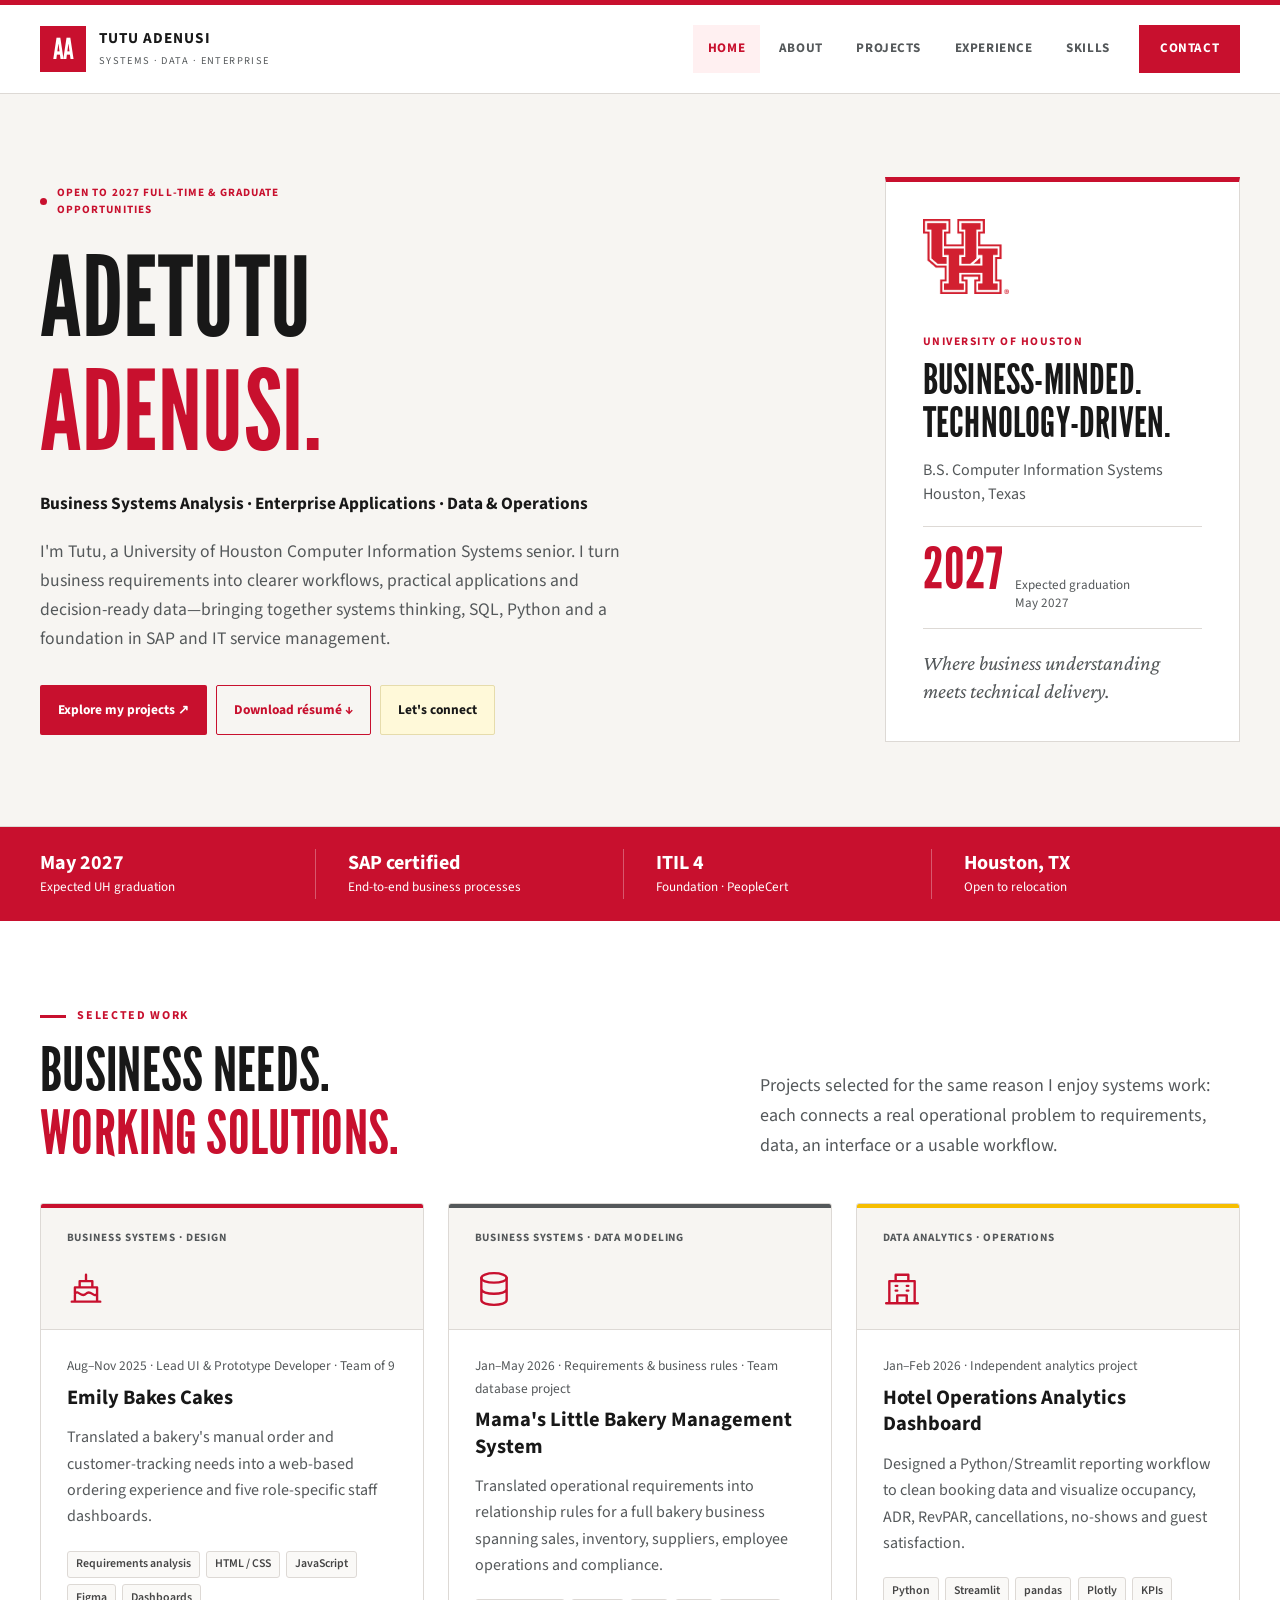
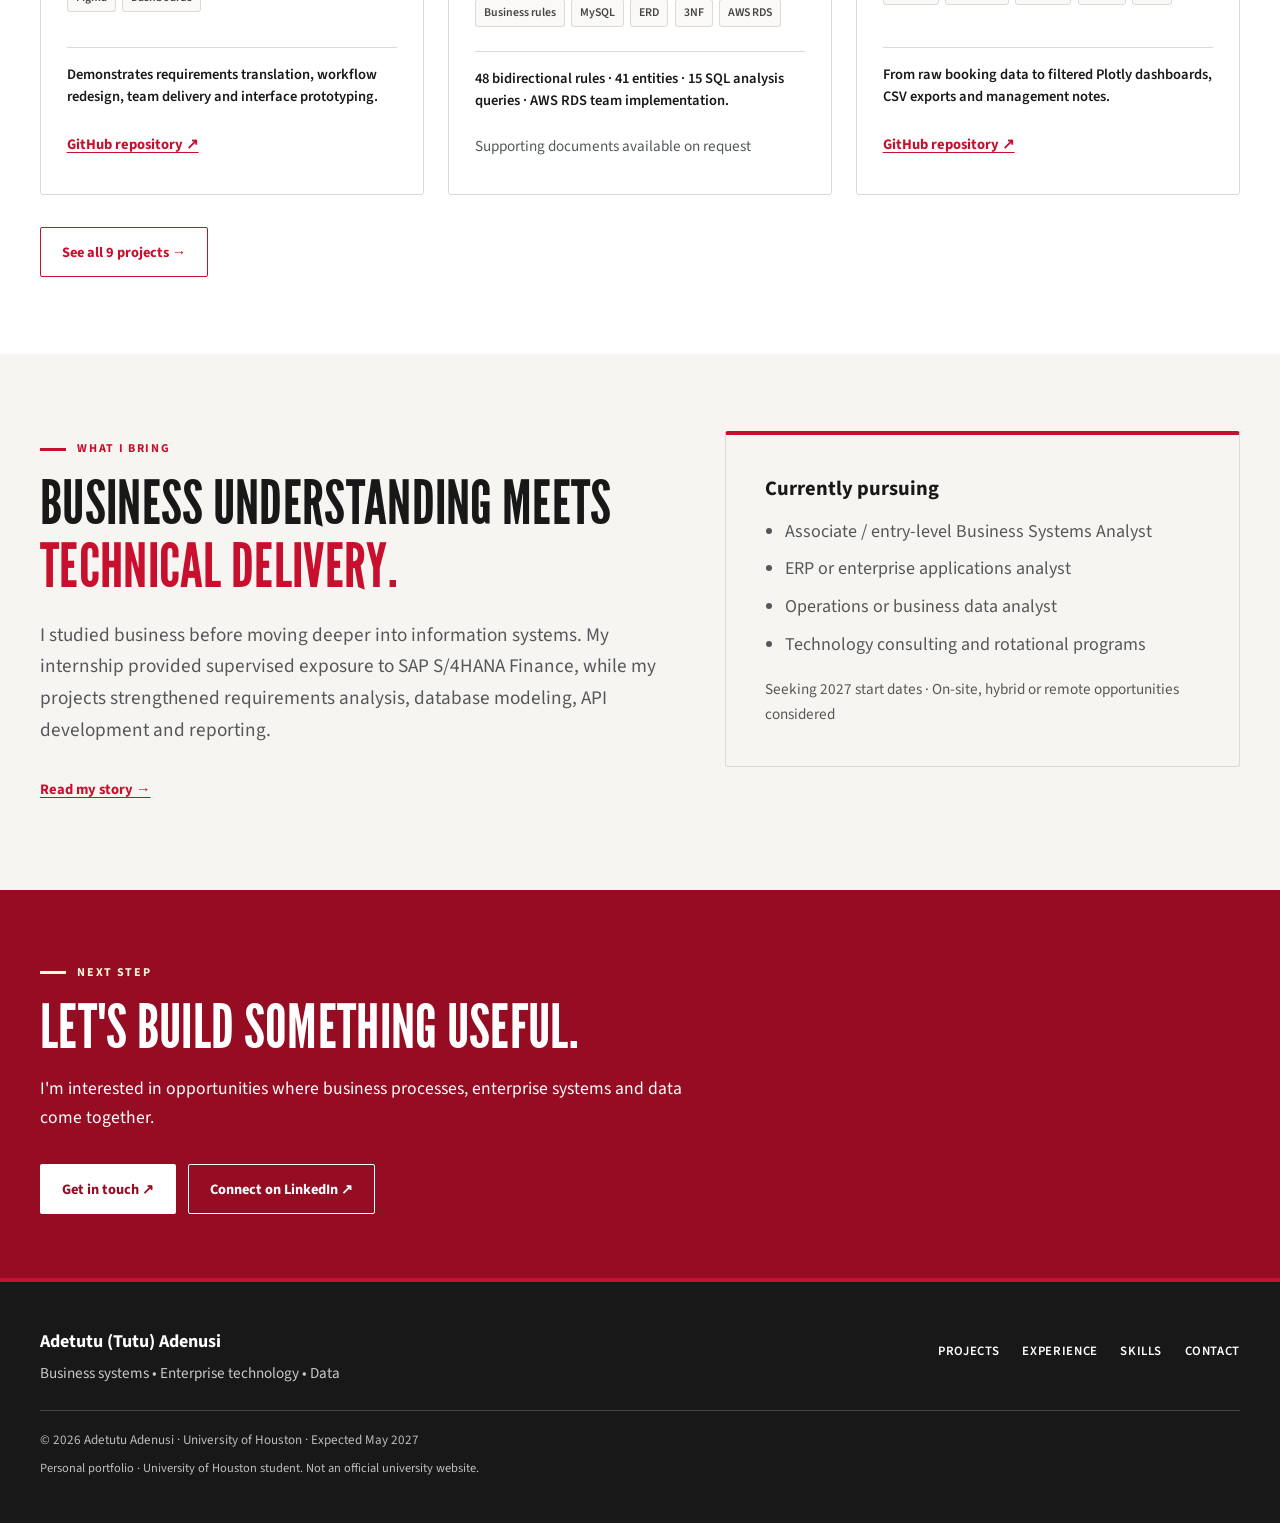
<file: index.html>
<!DOCTYPE html>
<html lang="en">
<head>
<meta charset="utf-8">
<meta name="viewport" content="width=device-width,initial-scale=1">
<title>Business Systems &amp; Enterprise Technology Portfolio | Adetutu (Tutu) Adenusi</title>
<meta name="description" content="Adetutu (Tutu) Adenusi: University of Houston CIS senior graduating in May 2027, focused on business systems analysis, SAP enterprise processes, SQL, Python and data analytics.">
<meta name="theme-color" content="#c8102e">
<meta property="og:type" content="website">
<meta property="og:site_name" content="Adetutu Adenusi Portfolio">
<meta property="og:title" content="Business Systems &amp; Enterprise Technology Portfolio | Adetutu Adenusi">
<meta property="og:description" content="Adetutu (Tutu) Adenusi: University of Houston CIS senior graduating in May 2027, focused on business systems analysis, SAP enterprise processes, SQL, Python and data analytics.">
<meta property="og:url" content="https://aoadenus.github.io/">
<link rel="canonical" href="https://aoadenus.github.io/">
<link rel="icon" type="image/svg+xml" href="assets/favicon.svg">
<link rel="stylesheet" href="assets/fonts/fonts.css">
<link rel="stylesheet" href="style.css">
<script src="assets/js/site.js" defer>
</script>
</head>
<body>
<a class="skip" href="#main">Skip to main content</a>
<header class="site-header">
<div class="container header-inner">
<a class="brand" href="index.html" aria-label="Tutu Adenusi, homepage">
<span class="brand-mark" aria-hidden="true">AA</span>
<span class="brand-name">
<strong>TUTU ADENUSI</strong>
<small>SYSTEMS · DATA · ENTERPRISE</small>
</span>
</a>
<nav class="desktop-nav" aria-label="Main navigation">
<a href="index.html" aria-current="page">Home</a>
<a href="about.html">About</a>
<a href="projects.html">Projects</a>
<a href="experience.html">Experience</a>
<a href="skills.html">Skills</a>
<a href="contact.html" class="nav-contact">Contact</a>
</nav>
<nav class="mobile-nav" aria-label="Mobile navigation">
<details>
<summary>Menu</summary>
<ul>
<li>
<a href="index.html" aria-current="page">Home</a>
</li>
<li>
<a href="about.html">About</a>
</li>
<li>
<a href="projects.html">Projects</a>
</li>
<li>
<a href="experience.html">Experience</a>
</li>
<li>
<a href="skills.html">Skills</a>
</li>
<li>
<a href="contact.html">Contact</a>
</li>
</ul>
</details>
</nav>
</div>
</header>
<main id="main" tabindex="-1">
<section class="hero">
<div class="container hero-inner">
<div class="hero-copy">
<span class="hero-kicker">Open to 2027 full-time &amp; graduate opportunities</span>
<h1>Adetutu <span class="italic">Adenusi.</span>
</h1>
<div class="role">Business Systems Analysis · Enterprise Applications · Data &amp; Operations</div>
<p class="lead">I'm Tutu, a University of Houston Computer Information Systems senior. I turn business requirements into clearer workflows, practical applications and decision-ready data—bringing together systems thinking, SQL, Python and a foundation in SAP and IT service management.</p>
<div class="ctas">
<a class="btn btn-primary" href="projects.html">Explore my projects ↗</a>
<a class="btn btn-outline" href="Adetutu_Adenusi_Resume.pdf" download>Download résumé ↓</a>
<a class="btn btn-soft" href="contact.html">Let's connect</a>
</div>
</div>
<aside class="hero-profile" aria-label="University of Houston education">
  <img class="uh-mark" src="assets/brand/uh-interlocking.png" alt="University of Houston" width="86" height="75">
  <p class="profile-label">University of Houston</p>
  <h2>Business-minded.<br>Technology-driven.</h2>
  <p class="degree">B.S. Computer Information Systems<br>Houston, Texas</p>
  <div class="profile-year">
<strong>2027</strong>
<span>Expected graduation<br>May 2027</span>
</div>
  <p class="profile-note">Where business understanding<br>meets technical delivery.</p>
</aside>
</div>
</section>
<div class="strip">
<div class="container strip-inner">
<div class="stat">
<strong>May 2027</strong>
<span>Expected UH graduation</span>
</div>
<div class="stat">
<strong>SAP certified</strong>
<span>End-to-end business processes</span>
</div>
<div class="stat">
<strong>ITIL 4</strong>
<span>Foundation · PeopleCert</span>
</div>
<div class="stat">
<strong>Houston, TX</strong>
<span>Open to relocation</span>
</div>
</div>
</div>
<section class="section">
<div class="container">
<div class="section-head">
<div>
<span class="eyebrow">Selected work</span>
<h2>Business needs.<br>
<span class="italic">Working solutions.</span>
</h2>
</div>
<p>Projects selected for the same reason I enjoy systems work: each connects a real operational problem to requirements, data, an interface or a usable workflow.</p>
</div>
<div class="cards">
<article class="card">
<div class="card-top">
<span class="kind">Business systems · Design</span>
<span class="icon" aria-hidden="true">
<svg viewBox="0 0 24 24" fill="none" stroke="currentColor" stroke-width="1.5" stroke-linecap="round" stroke-linejoin="round" focusable="false">
<path d="M5 11h14v9H5zM3 20h18M8 11V7h8v4M12 7V3M5 15c2-3 4 3 7 0s5 3 7 0"/>
</svg>
</span>
</div>
    <div class="card-body">
<p class="small" style="margin-bottom:.45rem">Aug–Nov 2025 · Lead UI & Prototype Developer · Team of 9</p>
<h3>Emily Bakes Cakes</h3>
<p>Translated a bakery's manual order and customer-tracking needs into a web-based ordering experience and five role-specific staff dashboards.</p>
<div class="tags">
<span class="tag">Requirements analysis</span>
<span class="tag">HTML / CSS</span>
<span class="tag">JavaScript</span>
<span class="tag">Figma</span>
<span class="tag">Dashboards</span>
</div>
<div class="impact">Demonstrates requirements translation, workflow redesign, team delivery and interface prototyping.</div>
<div class="links">
<a class="text-link" href="https://github.com/aoadenus/emily-bakes-cakes-web-portal" target="_blank" rel="noopener noreferrer">GitHub repository ↗</a>
</div>
</div>
</article>
<article class="card">
<div class="card-top">
<span class="kind">Business systems · Data modeling</span>
<span class="icon" aria-hidden="true">
<svg viewBox="0 0 24 24" fill="none" stroke="currentColor" stroke-width="1.5" stroke-linecap="round" stroke-linejoin="round" focusable="false">
<ellipse cx="12" cy="5" rx="8" ry="3"/>
<path d="M4 5v7c0 4 16 4 16 0V5M4 12v7c0 4 16 4 16 0v-7"/>
</svg>
</span>
</div>
    <div class="card-body">
<p class="small" style="margin-bottom:.45rem">Jan–May 2026 · Requirements & business rules · Team database project</p>
<h3>Mama's Little Bakery Management System</h3>
<p>Translated operational requirements into relationship rules for a full bakery business spanning sales, inventory, suppliers, employee operations and compliance.</p>
<div class="tags">
<span class="tag">Business rules</span>
<span class="tag">MySQL</span>
<span class="tag">ERD</span>
<span class="tag">3NF</span>
<span class="tag">AWS RDS</span>
</div>
<div class="impact">48 bidirectional rules · 41 entities · 15 SQL analysis queries · AWS RDS team implementation.</div>
<div class="links">
<span class="small">Supporting documents available on request</span>
</div>
</div>
</article>
<article class="card">
<div class="card-top">
<span class="kind">Data analytics · Operations</span>
<span class="icon" aria-hidden="true">
<svg viewBox="0 0 24 24" fill="none" stroke="currentColor" stroke-width="1.5" stroke-linecap="round" stroke-linejoin="round" focusable="false">
<path d="M4 21V7h16v14M2 21h20M8 7V3h8v4M9 21v-5h6v5M8 10h1m6 0h1M8 13h1m6 0h1"/>
</svg>
</span>
</div>
    <div class="card-body">
<p class="small" style="margin-bottom:.45rem">Jan–Feb 2026 · Independent analytics project</p>
<h3>Hotel Operations Analytics Dashboard</h3>
<p>Designed a Python/Streamlit reporting workflow to clean booking data and visualize occupancy, ADR, RevPAR, cancellations, no-shows and guest satisfaction.</p>
<div class="tags">
<span class="tag">Python</span>
<span class="tag">Streamlit</span>
<span class="tag">pandas</span>
<span class="tag">Plotly</span>
<span class="tag">KPIs</span>
</div>
<div class="impact">From raw booking data to filtered Plotly dashboards, CSV exports and management notes.</div>
<div class="links">
<a class="text-link" href="https://github.com/aoadenus/hotel-operations-analytics-dashboard" target="_blank" rel="noopener noreferrer">GitHub repository ↗</a>
</div>
</div>
</article>
</div>
<div class="ctas">
<a class="btn btn-outline" href="projects.html">See all 9 projects →</a>
</div>
</div>
</section>
<section class="section section-alt">
<div class="container grid-2">
<div>
<span class="eyebrow">What I bring</span>
<h2>Business understanding meets <span class="italic">technical delivery.</span>
</h2>
<p class="lead">I studied business before moving deeper into information systems. My internship provided supervised exposure to SAP S/4HANA Finance, while my projects strengthened requirements analysis, database modeling, API development and reporting.</p>
<a href="about.html" class="text-link">Read my story →</a>
</div>
<div class="panel soft">
<h3>Currently pursuing</h3>
<ul class="bullets">
<li>Associate / entry-level Business Systems Analyst</li>
<li>ERP or enterprise applications analyst</li>
<li>Operations or business data analyst</li>
<li>Technology consulting and rotational programs</li>
</ul>
<p class="small" style="margin-top:1.1rem">Seeking 2027 start dates · On-site, hybrid or remote opportunities considered</p>
</div>
</div>
</section>
<section class="cta-band">
<div class="container">
<span class="eyebrow" style="color:var(--mint)">Next step</span>
<h2>Let's build something useful.</h2>
<p>I'm interested in opportunities where business processes, enterprise systems and data come together.</p>
<div class="ctas">
<a class="btn btn-primary" href="contact.html">Get in touch ↗</a>
<a class="btn btn-outline" href="https://www.linkedin.com/in/adetutuadenusi" target="_blank" rel="noopener noreferrer">Connect on LinkedIn ↗</a>
</div>
</div>
</section>
</main>
<footer class="footer">
<div class="container">
<div class="footer-inner">
<div>
<strong>Adetutu (Tutu) Adenusi</strong>
<p style="margin:.25rem 0 0">Business systems • Enterprise technology • Data</p>
</div>
<div class="footer-links">
<a href="projects.html">Projects</a>
<a href="experience.html">Experience</a>
<a href="skills.html">Skills</a>
<a href="contact.html">Contact</a>
</div>
</div>
<small>© 2026 Adetutu Adenusi · University of Houston · Expected May 2027</small>
<span class="affiliation-note">Personal portfolio · University of Houston student. Not an official university website.</span>
</div>
</footer>
</body>
</html>
</file>
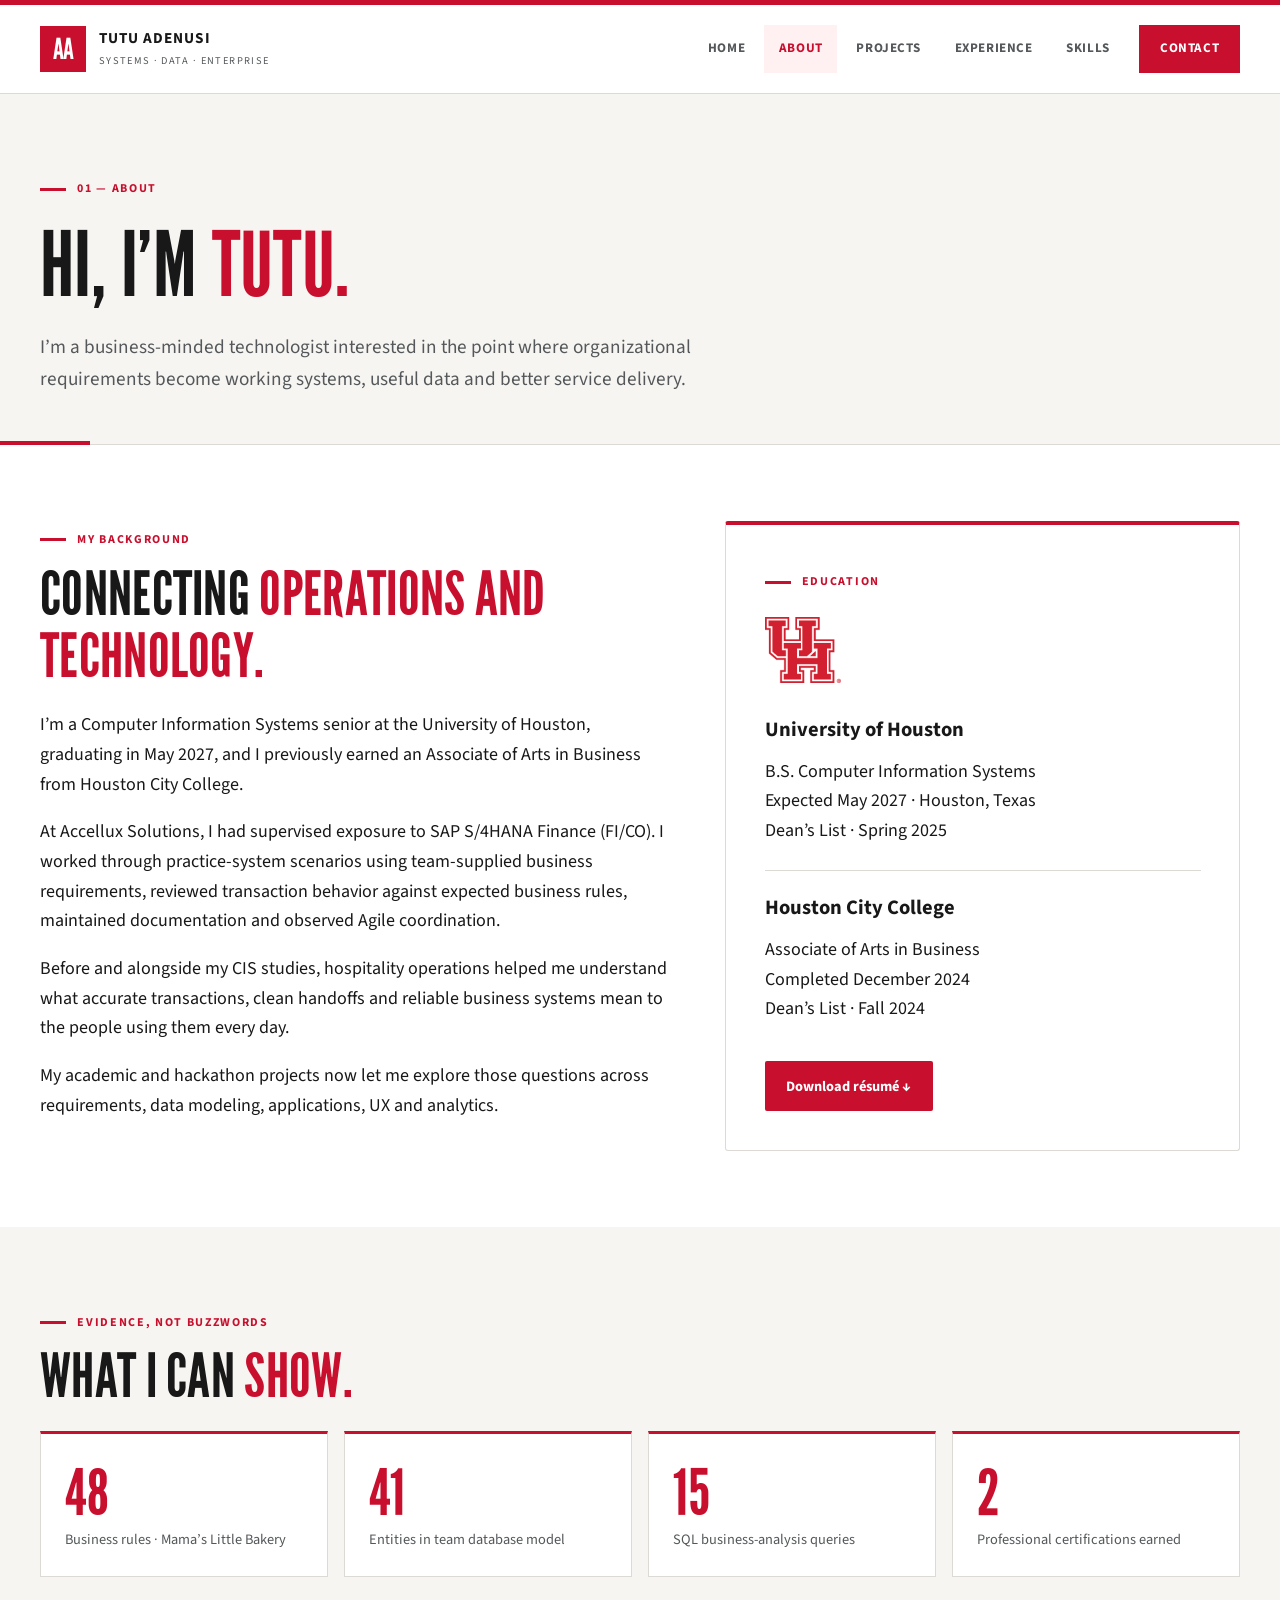
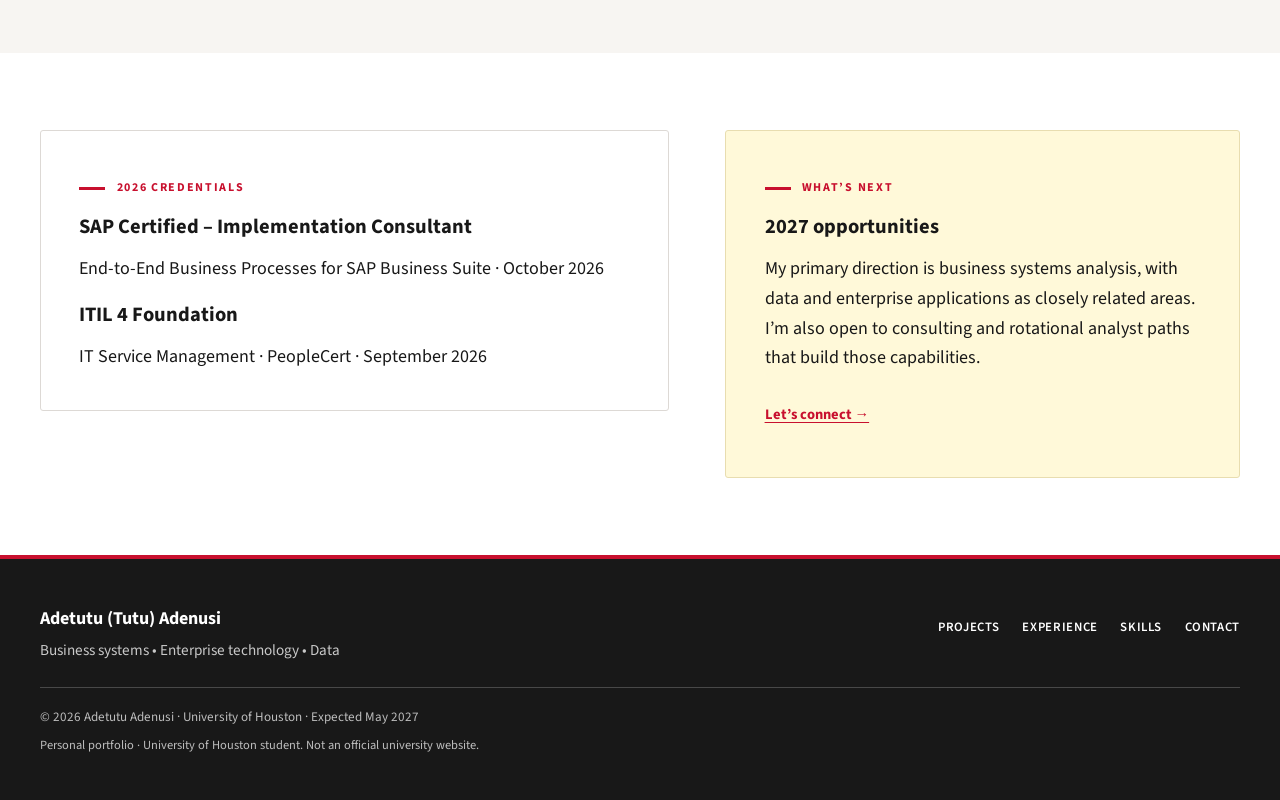
<file: about.html>
<!DOCTYPE html>
<html lang="en">
<head>
<meta charset="utf-8">
<meta name="viewport" content="width=device-width,initial-scale=1">
<title>About | Adetutu (Tutu) Adenusi</title>
<meta name="description" content="Background, University of Houston education, SAP and ITIL certifications, and verified business systems project evidence.">
<meta name="theme-color" content="#c8102e">
<meta property="og:type" content="website">
<meta property="og:site_name" content="Adetutu Adenusi Portfolio">
<meta property="og:title" content="About | Adetutu Adenusi">
<meta property="og:description" content="Background, University of Houston education, SAP and ITIL certifications, and verified business systems project evidence.">
<meta property="og:url" content="https://aoadenus.github.io/about.html">
<link rel="canonical" href="https://aoadenus.github.io/about.html">
<link rel="icon" type="image/svg+xml" href="assets/favicon.svg">
<link rel="stylesheet" href="assets/fonts/fonts.css">
<link rel="stylesheet" href="style.css">
<script src="assets/js/site.js" defer>
</script>
</head>
<body>
<a class="skip" href="#main">Skip to main content</a>
<header class="site-header">
<div class="container header-inner">
<a class="brand" href="index.html" aria-label="Tutu Adenusi, homepage">
<span class="brand-mark" aria-hidden="true">AA</span>
<span class="brand-name">
<strong>TUTU ADENUSI</strong>
<small>SYSTEMS · DATA · ENTERPRISE</small>
</span>
</a>
<nav class="desktop-nav" aria-label="Main navigation">
<a href="index.html">Home</a>
<a href="about.html" aria-current="page">About</a>
<a href="projects.html">Projects</a>
<a href="experience.html">Experience</a>
<a href="skills.html">Skills</a>
<a href="contact.html" class="nav-contact">Contact</a>
</nav>
<nav class="mobile-nav" aria-label="Mobile navigation">
<details>
<summary>Menu</summary>
<ul>
<li>
<a href="index.html">Home</a>
</li>
<li>
<a href="about.html" aria-current="page">About</a>
</li>
<li>
<a href="projects.html">Projects</a>
</li>
<li>
<a href="experience.html">Experience</a>
</li>
<li>
<a href="skills.html">Skills</a>
</li>
<li>
<a href="contact.html">Contact</a>
</li>
</ul>
</details>
</nav>
</div>
</header>
<main id="main" tabindex="-1">
<section class="page-intro">
<div class="container">
<span class="eyebrow">01 — About</span>
<h1>Hi, I’m <span class="italic">Tutu.</span>
</h1>
<p class="lead">I’m a business-minded technologist interested in the point where organizational requirements become working systems, useful data and better service delivery.</p>
</div>
</section>
<section class="section">
<div class="container grid-2">
<div>
<span class="eyebrow">My background</span>
<h2>Connecting <span class="italic">operations and technology.</span>
</h2>
<p>I’m a Computer Information Systems senior at the University of Houston, graduating in May 2027, and I previously earned an Associate of Arts in Business from Houston City College.</p>
<p>At Accellux Solutions, I had supervised exposure to SAP S/4HANA Finance (FI/CO). I worked through practice-system scenarios using team-supplied business requirements, reviewed transaction behavior against expected business rules, maintained documentation and observed Agile coordination.</p>
<p>Before and alongside my CIS studies, hospitality operations helped me understand what accurate transactions, clean handoffs and reliable business systems mean to the people using them every day.</p>
<p>My academic and hackathon projects now let me explore those questions across requirements, data modeling, applications, UX and analytics.</p>
</div>
<div class="panel soft education-panel">
<span class="eyebrow">Education</span>
<img class="education-mark" src="assets/brand/uh-interlocking.png" alt="University of Houston" width="76" height="66" loading="lazy">
<h3>University of Houston</h3>
<p>B.S. Computer Information Systems<br>Expected May 2027 · Houston, Texas<br>Dean’s List · Spring 2025</p>
<hr style="border:0;border-top:1px solid var(--border);margin:1.5rem 0">
<h3>Houston City College</h3>
<p>Associate of Arts in Business<br>Completed December 2024<br>Dean’s List · Fall 2024</p>
<a class="btn btn-primary" href="Adetutu_Adenusi_Resume.pdf" download style="margin-top:1.2rem">Download résumé ↓</a>
</div>
</div>
</section>
<section class="section section-alt">
<div class="container">
<span class="eyebrow">Evidence, not buzzwords</span>
<h2>What I can <span class="italic">show.</span>
</h2>
<div class="number-grid">
<div class="number">
<strong>48</strong>
<span>Business rules · Mama’s Little Bakery</span>
</div>
<div class="number">
<strong>41</strong>
<span>Entities in team database model</span>
</div>
<div class="number">
<strong>15</strong>
<span>SQL business-analysis queries</span>
</div>
<div class="number">
<strong>2</strong>
<span>Professional certifications earned</span>
</div>
</div>
</div>
</section>
<section class="section">
<div class="container grid-2">
<div class="panel">
<span class="eyebrow">2026 credentials</span>
<h3>SAP Certified – Implementation Consultant</h3>
<p>End-to-End Business Processes for SAP Business Suite · October 2026</p>
<h3>ITIL 4 Foundation</h3>
<p>IT Service Management · PeopleCert · September 2026</p>
</div>
<div class="panel mint">
<span class="eyebrow">What’s next</span>
<h3>2027 opportunities</h3>
<p>My primary direction is business systems analysis, with data and enterprise applications as closely related areas. I’m also open to consulting and rotational analyst paths that build those capabilities.</p>
<a class="text-link" href="contact.html">Let’s connect →</a>
</div>
</div>
</section>
</main>
<footer class="footer">
<div class="container">
<div class="footer-inner">
<div>
<strong>Adetutu (Tutu) Adenusi</strong>
<p style="margin:.25rem 0 0">Business systems • Enterprise technology • Data</p>
</div>
<div class="footer-links">
<a href="projects.html">Projects</a>
<a href="experience.html">Experience</a>
<a href="skills.html">Skills</a>
<a href="contact.html">Contact</a>
</div>
</div>
<small>© 2026 Adetutu Adenusi · University of Houston · Expected May 2027</small>
<span class="affiliation-note">Personal portfolio · University of Houston student. Not an official university website.</span>
</div>
</footer>
</body>
</html>
</file>
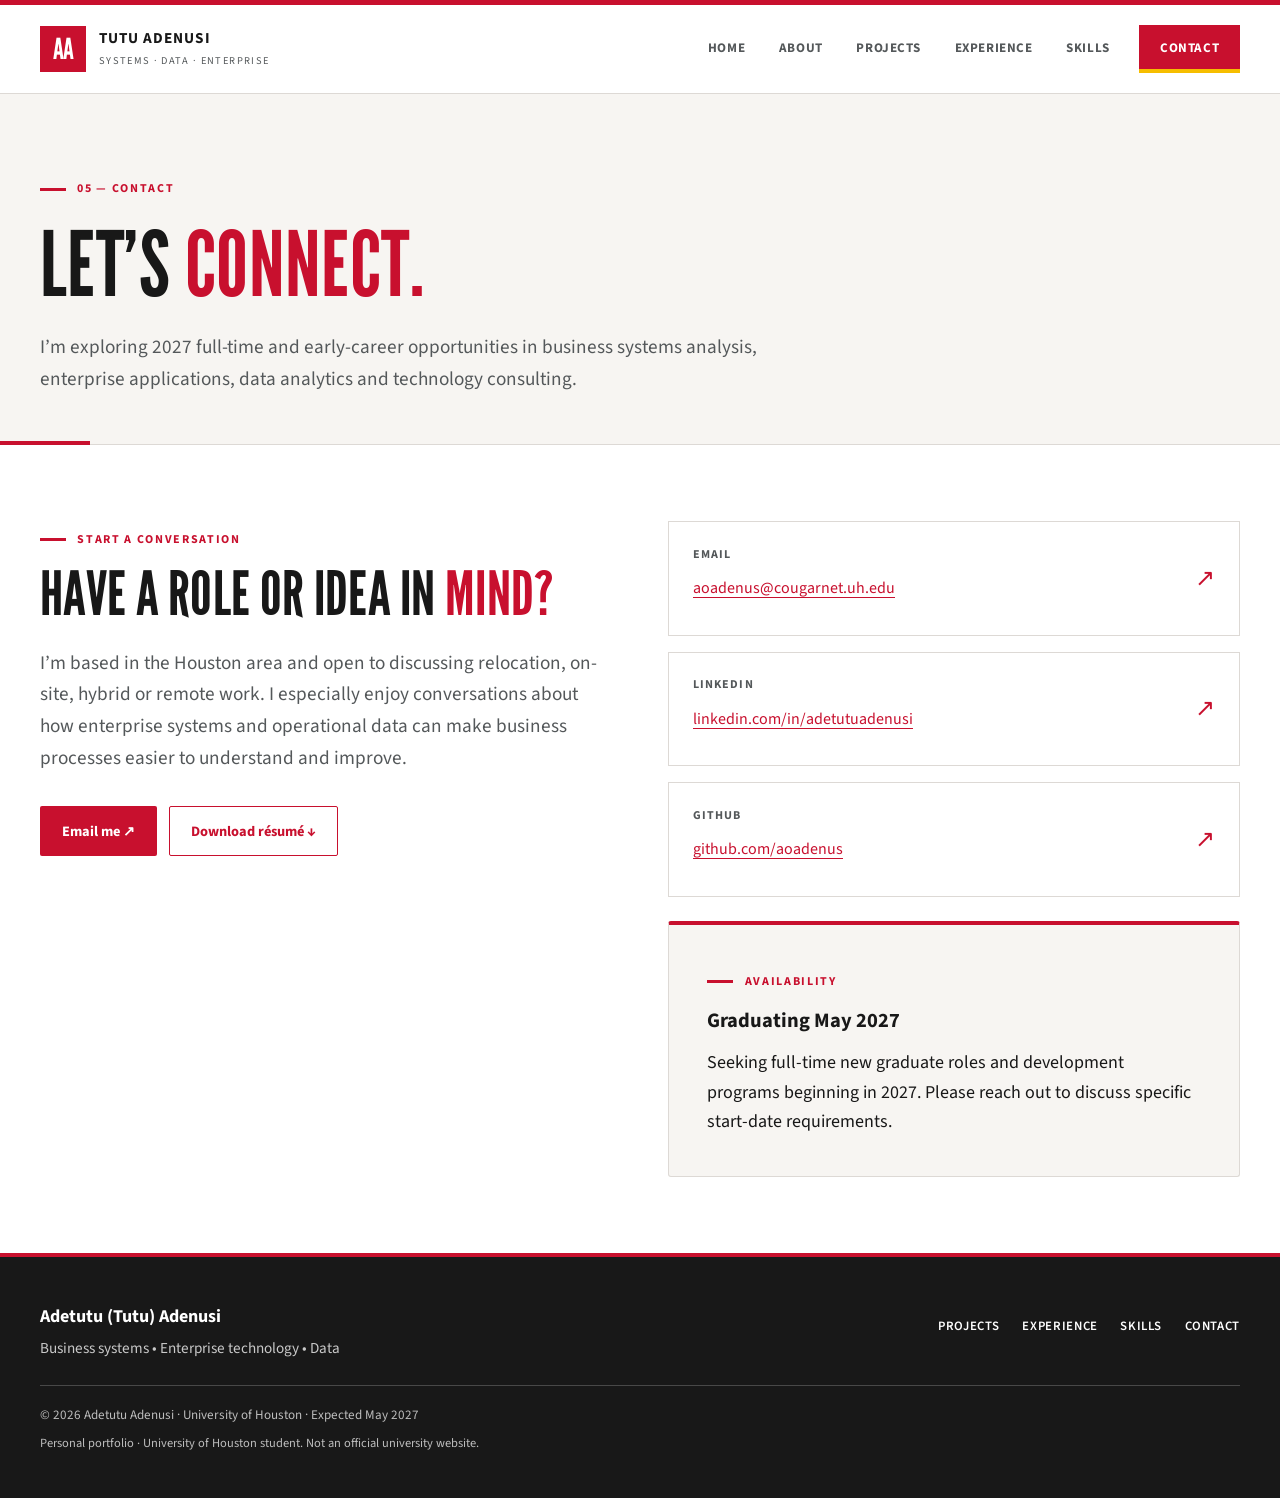
<file: contact.html>
<!DOCTYPE html>
<html lang="en">
<head>
<meta charset="utf-8">
<meta name="viewport" content="width=device-width,initial-scale=1">
<title>Contact | Adetutu (Tutu) Adenusi</title>
<meta name="description" content="Contact Adetutu Adenusi for 2027 new graduate business systems analysis, SAP/ERP, operations data and technology consulting opportunities.">
<meta name="theme-color" content="#c8102e">
<meta property="og:type" content="website">
<meta property="og:site_name" content="Adetutu Adenusi Portfolio">
<meta property="og:title" content="Contact | Adetutu Adenusi">
<meta property="og:description" content="Contact Adetutu Adenusi for 2027 new graduate business systems analysis, SAP/ERP, operations data and technology consulting opportunities.">
<meta property="og:url" content="https://aoadenus.github.io/contact.html">
<link rel="canonical" href="https://aoadenus.github.io/contact.html">
<link rel="icon" type="image/svg+xml" href="assets/favicon.svg">
<link rel="stylesheet" href="assets/fonts/fonts.css">
<link rel="stylesheet" href="style.css">
<script src="assets/js/site.js" defer>
</script>
</head>
<body>
<a class="skip" href="#main">Skip to main content</a>
<header class="site-header">
<div class="container header-inner">
<a class="brand" href="index.html" aria-label="Tutu Adenusi, homepage">
<span class="brand-mark" aria-hidden="true">AA</span>
<span class="brand-name">
<strong>TUTU ADENUSI</strong>
<small>SYSTEMS · DATA · ENTERPRISE</small>
</span>
</a>
<nav class="desktop-nav" aria-label="Main navigation">
<a href="index.html">Home</a>
<a href="about.html">About</a>
<a href="projects.html">Projects</a>
<a href="experience.html">Experience</a>
<a href="skills.html">Skills</a>
<a href="contact.html" aria-current="page" class="nav-contact">Contact</a>
</nav>
<nav class="mobile-nav" aria-label="Mobile navigation">
<details>
<summary>Menu</summary>
<ul>
<li>
<a href="index.html">Home</a>
</li>
<li>
<a href="about.html">About</a>
</li>
<li>
<a href="projects.html">Projects</a>
</li>
<li>
<a href="experience.html">Experience</a>
</li>
<li>
<a href="skills.html">Skills</a>
</li>
<li>
<a href="contact.html" aria-current="page">Contact</a>
</li>
</ul>
</details>
</nav>
</div>
</header>
<main id="main" tabindex="-1">
<section class="page-intro">
<div class="container">
<span class="eyebrow">05 — Contact</span>
<h1>Let’s <span class="italic">connect.</span>
</h1>
<p class="lead">I’m exploring 2027 full-time and early-career opportunities in business systems analysis, enterprise applications, data analytics and technology consulting.</p>
</div>
</section>
<section class="section">
<div class="container contact-grid">
<div>
<span class="eyebrow">Start a conversation</span>
<h2>Have a role or idea in <span class="italic">mind?</span>
</h2>
<p class="lead">I’m based in the Houston area and open to discussing relocation, on-site, hybrid or remote work. I especially enjoy conversations about how enterprise systems and operational data can make business processes easier to understand and improve.</p>
<div class="ctas">
<a class="btn btn-primary" href="mailto:aoadenus@cougarnet.uh.edu?subject=Portfolio%20inquiry">Email me ↗</a>
<a class="btn btn-outline" href="Adetutu_Adenusi_Resume.pdf" download>Download résumé ↓</a>
</div>
</div>
<div>
<div class="contact-card">
<div>
<strong>Email</strong>
<a href="mailto:aoadenus@cougarnet.uh.edu">aoadenus@cougarnet.uh.edu</a>
</div>
<span aria-hidden="true">↗</span>
</div>
<div class="contact-card">
<div>
<strong>LinkedIn</strong>
<a href="https://www.linkedin.com/in/adetutuadenusi" target="_blank" rel="noopener noreferrer">linkedin.com/in/adetutuadenusi</a>
</div>
<span aria-hidden="true">↗</span>
</div>
<div class="contact-card">
<div>
<strong>GitHub</strong>
<a href="https://github.com/aoadenus" target="_blank" rel="noopener noreferrer">github.com/aoadenus</a>
</div>
<span aria-hidden="true">↗</span>
</div>
<div class="panel soft" style="margin-top:1.5rem">
<span class="eyebrow">Availability</span>
<h3>Graduating May 2027</h3>
<p>Seeking full-time new graduate roles and development programs beginning in 2027. Please reach out to discuss specific start-date requirements.</p>
</div>
</div>
</div>
</section>
</main>
<footer class="footer">
<div class="container">
<div class="footer-inner">
<div>
<strong>Adetutu (Tutu) Adenusi</strong>
<p style="margin:.25rem 0 0">Business systems • Enterprise technology • Data</p>
</div>
<div class="footer-links">
<a href="projects.html">Projects</a>
<a href="experience.html">Experience</a>
<a href="skills.html">Skills</a>
<a href="contact.html">Contact</a>
</div>
</div>
<small>© 2026 Adetutu Adenusi · University of Houston · Expected May 2027</small>
<span class="affiliation-note">Personal portfolio · University of Houston student. Not an official university website.</span>
</div>
</footer>
</body>
</html>
</file>
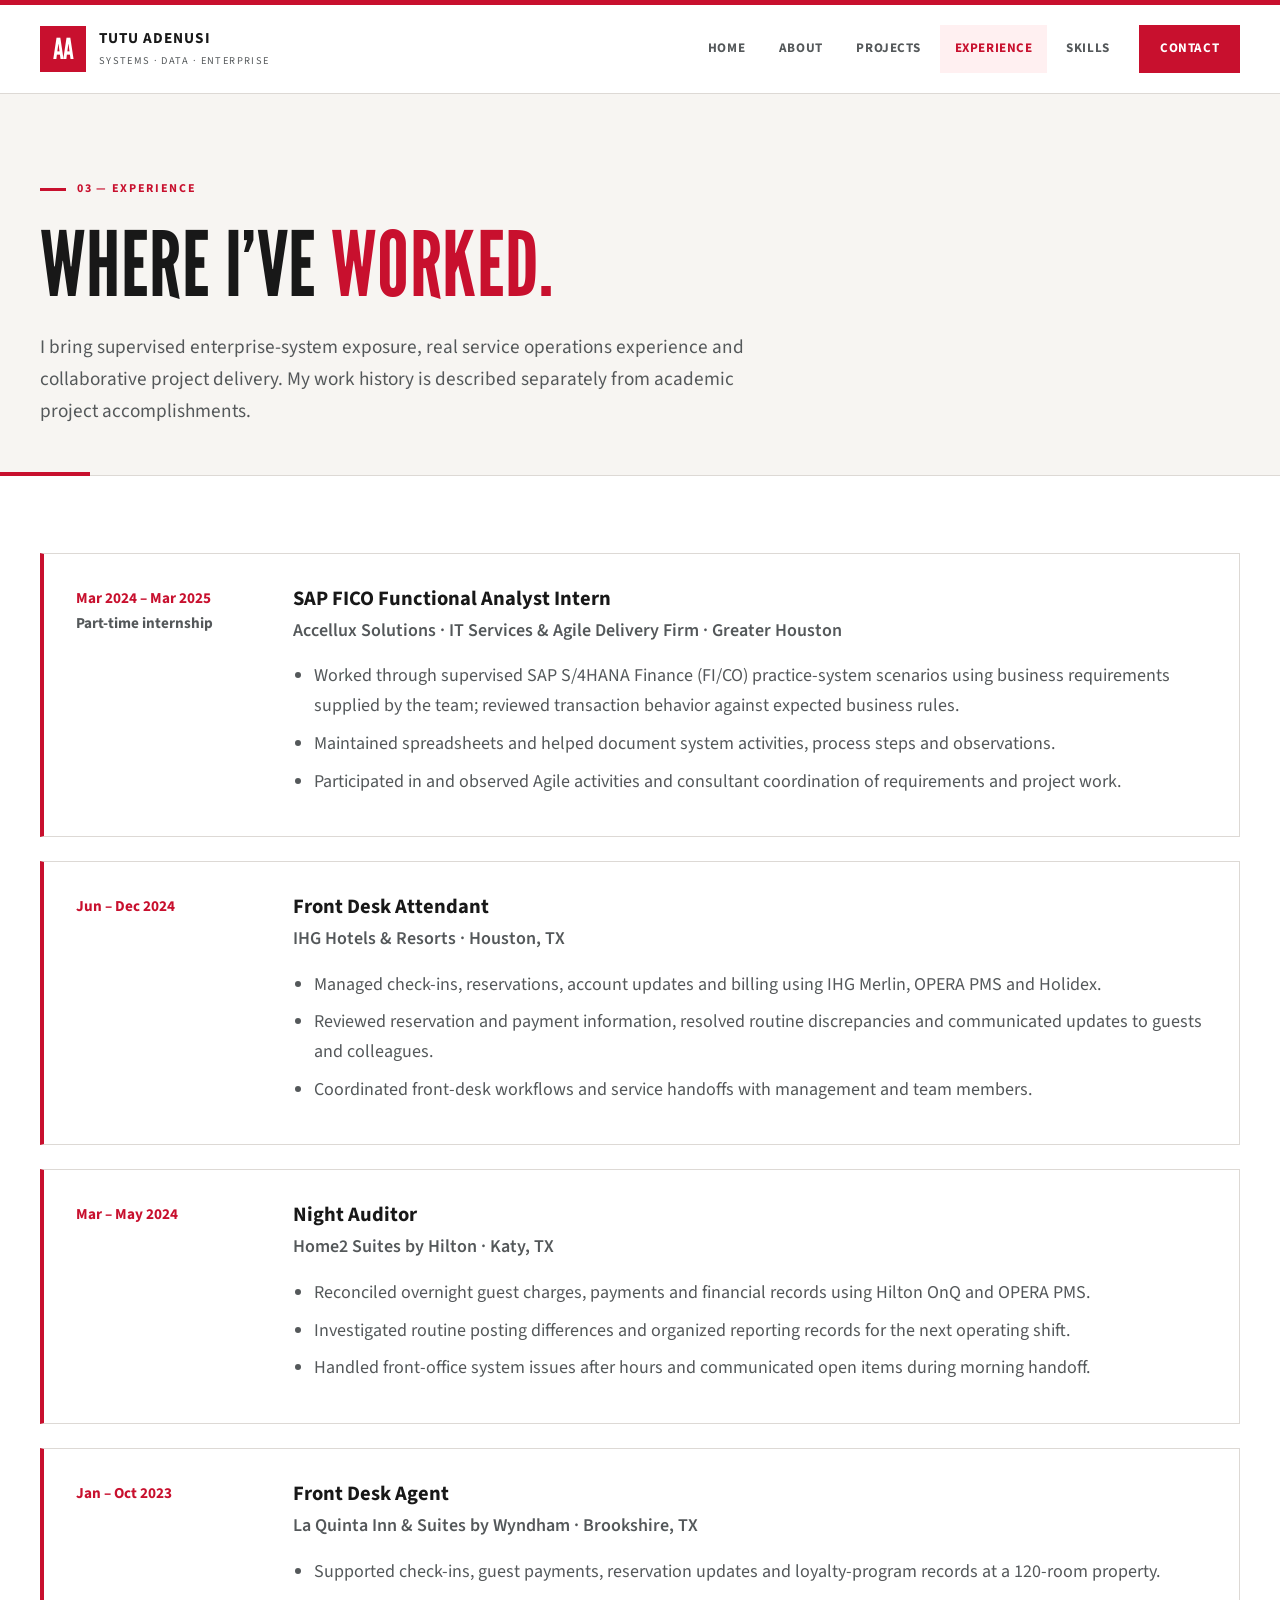
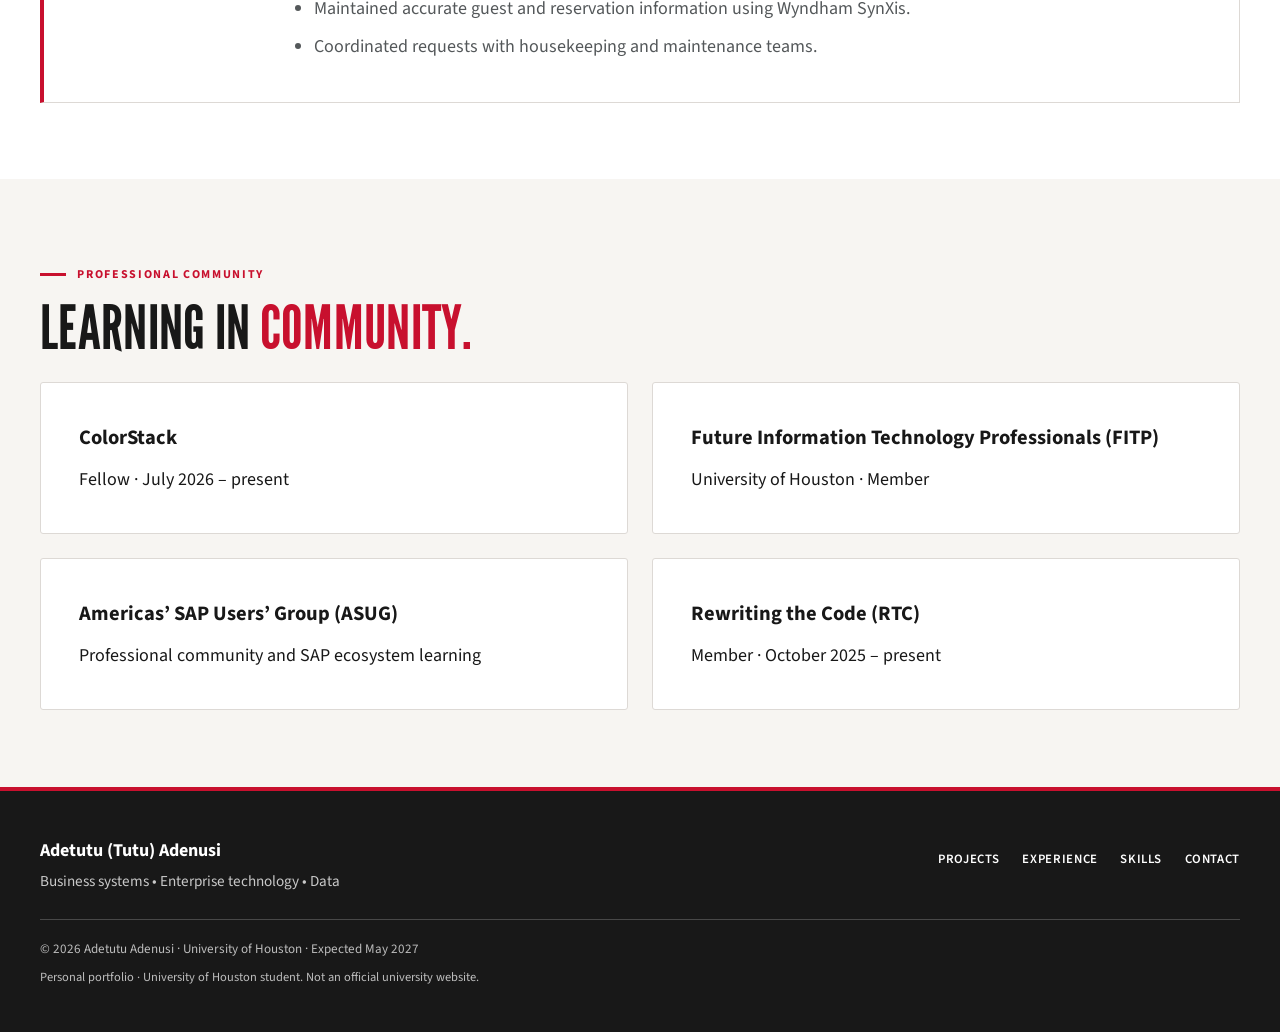
<file: experience.html>
<!DOCTYPE html>
<html lang="en">
<head>
<meta charset="utf-8">
<meta name="viewport" content="width=device-width,initial-scale=1">
<title>Experience | Adetutu (Tutu) Adenusi</title>
<meta name="description" content="Supervised SAP FI/CO internship exposure at Accellux and operations experience at IHG, Hilton and La Quinta.">
<meta name="theme-color" content="#c8102e">
<meta property="og:type" content="website">
<meta property="og:site_name" content="Adetutu Adenusi Portfolio">
<meta property="og:title" content="Experience | Adetutu Adenusi">
<meta property="og:description" content="Supervised SAP FI/CO internship exposure at Accellux and operations experience at IHG, Hilton and La Quinta.">
<meta property="og:url" content="https://aoadenus.github.io/experience.html">
<link rel="canonical" href="https://aoadenus.github.io/experience.html">
<link rel="icon" type="image/svg+xml" href="assets/favicon.svg">
<link rel="stylesheet" href="assets/fonts/fonts.css">
<link rel="stylesheet" href="style.css">
<script src="assets/js/site.js" defer>
</script>
</head>
<body>
<a class="skip" href="#main">Skip to main content</a>
<header class="site-header">
<div class="container header-inner">
<a class="brand" href="index.html" aria-label="Tutu Adenusi, homepage">
<span class="brand-mark" aria-hidden="true">AA</span>
<span class="brand-name">
<strong>TUTU ADENUSI</strong>
<small>SYSTEMS · DATA · ENTERPRISE</small>
</span>
</a>
<nav class="desktop-nav" aria-label="Main navigation">
<a href="index.html">Home</a>
<a href="about.html">About</a>
<a href="projects.html">Projects</a>
<a href="experience.html" aria-current="page">Experience</a>
<a href="skills.html">Skills</a>
<a href="contact.html" class="nav-contact">Contact</a>
</nav>
<nav class="mobile-nav" aria-label="Mobile navigation">
<details>
<summary>Menu</summary>
<ul>
<li>
<a href="index.html">Home</a>
</li>
<li>
<a href="about.html">About</a>
</li>
<li>
<a href="projects.html">Projects</a>
</li>
<li>
<a href="experience.html" aria-current="page">Experience</a>
</li>
<li>
<a href="skills.html">Skills</a>
</li>
<li>
<a href="contact.html">Contact</a>
</li>
</ul>
</details>
</nav>
</div>
</header>
<main id="main" tabindex="-1">
<section class="page-intro">
<div class="container">
<span class="eyebrow">03 — Experience</span>
<h1>Where I’ve <span class="italic">worked.</span>
</h1>
<p class="lead">I bring supervised enterprise-system exposure, real service operations experience and collaborative project delivery. My work history is described separately from academic project accomplishments.</p>
</div>
</section>
<section class="section">
<div class="container">
<h2 class="sr-only">Work history</h2>
<div class="timeline">
<article class="timeline-item">
<div class="timeline-date">Mar 2024 – Mar 2025<br>
<span class="small">Part-time internship</span>
</div>
<div>
<h3>SAP FICO Functional Analyst Intern</h3>
<div class="company">Accellux Solutions · IT Services &amp; Agile Delivery Firm · Greater Houston</div>
<ul>
<li>Worked through supervised SAP S/4HANA Finance (FI/CO) practice-system scenarios using business requirements supplied by the team; reviewed transaction behavior against expected business rules.</li>
<li>Maintained spreadsheets and helped document system activities, process steps and observations.</li>
<li>Participated in and observed Agile activities and consultant coordination of requirements and project work.</li>
</ul>
</div>
</article>
<article class="timeline-item">
<div class="timeline-date">Jun – Dec 2024</div>
<div>
<h3>Front Desk Attendant</h3>
<div class="company">IHG Hotels &amp; Resorts · Houston, TX</div>
<ul>
<li>Managed check-ins, reservations, account updates and billing using IHG Merlin, OPERA PMS and Holidex.</li>
<li>Reviewed reservation and payment information, resolved routine discrepancies and communicated updates to guests and colleagues.</li>
<li>Coordinated front-desk workflows and service handoffs with management and team members.</li>
</ul>
</div>
</article>
<article class="timeline-item">
<div class="timeline-date">Mar – May 2024</div>
<div>
<h3>Night Auditor</h3>
<div class="company">Home2 Suites by Hilton · Katy, TX</div>
<ul>
<li>Reconciled overnight guest charges, payments and financial records using Hilton OnQ and OPERA PMS.</li>
<li>Investigated routine posting differences and organized reporting records for the next operating shift.</li>
<li>Handled front-office system issues after hours and communicated open items during morning handoff.</li>
</ul>
</div>
</article>
<article class="timeline-item">
<div class="timeline-date">Jan – Oct 2023</div>
<div>
<h3>Front Desk Agent</h3>
<div class="company">La Quinta Inn &amp; Suites by Wyndham · Brookshire, TX</div>
<ul>
<li>Supported check-ins, guest payments, reservation updates and loyalty-program records at a 120-room property.</li>
<li>Maintained accurate guest and reservation information using Wyndham SynXis.</li>
<li>Coordinated requests with housekeeping and maintenance teams.</li>
</ul>
</div>
</article>
</div>
</div>
</section>
<section class="section section-alt">
<div class="container">
<span class="eyebrow">Professional community</span>
<h2>Learning in <span class="italic">community.</span>
</h2>
<div class="two-up">
<div class="panel">
<h3>ColorStack</h3>
<p>Fellow · July 2026 – present</p>
</div>
<div class="panel">
<h3>Future Information Technology Professionals (FITP)</h3>
<p>University of Houston · Member</p>
</div>
<div class="panel">
<h3>Americas’ SAP Users’ Group (ASUG)</h3>
<p>Professional community and SAP ecosystem learning</p>
</div>
<div class="panel">
<h3>Rewriting the Code (RTC)</h3>
<p>Member · October 2025 – present</p>
</div>
</div>
</div>
</section>
</main>
<footer class="footer">
<div class="container">
<div class="footer-inner">
<div>
<strong>Adetutu (Tutu) Adenusi</strong>
<p style="margin:.25rem 0 0">Business systems • Enterprise technology • Data</p>
</div>
<div class="footer-links">
<a href="projects.html">Projects</a>
<a href="experience.html">Experience</a>
<a href="skills.html">Skills</a>
<a href="contact.html">Contact</a>
</div>
</div>
<small>© 2026 Adetutu Adenusi · University of Houston · Expected May 2027</small>
<span class="affiliation-note">Personal portfolio · University of Houston student. Not an official university website.</span>
</div>
</footer>
</body>
</html>
</file>
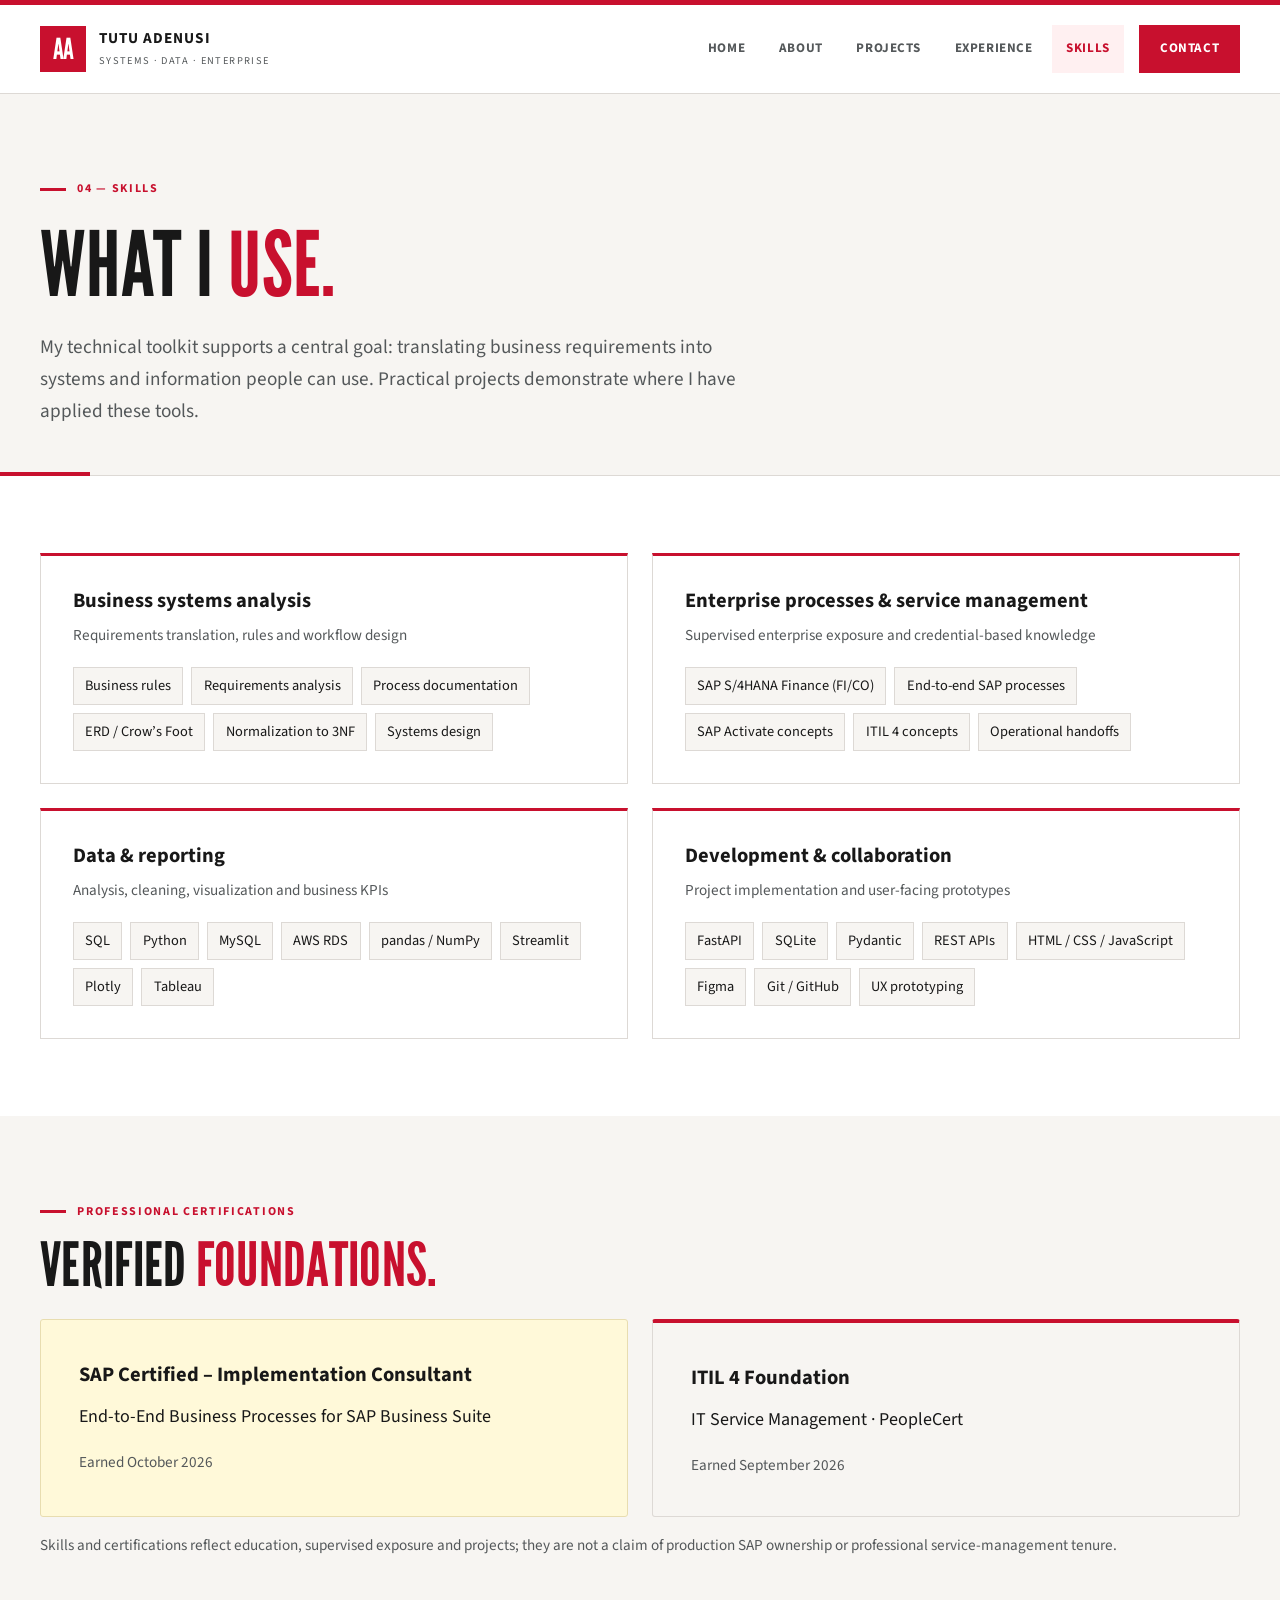
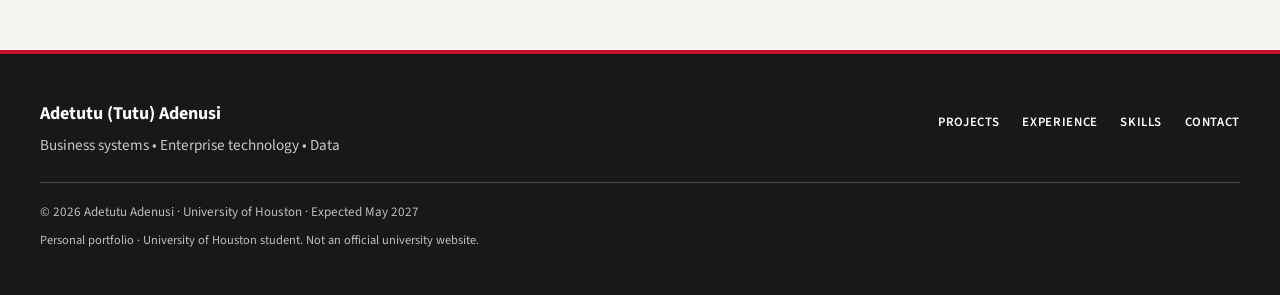
<file: skills.html>
<!DOCTYPE html>
<html lang="en">
<head>
<meta charset="utf-8">
<meta name="viewport" content="width=device-width,initial-scale=1">
<title>Skills &amp; Certifications | Adetutu (Tutu) Adenusi</title>
<meta name="description" content="SAP business process certification, ITIL 4 Foundation, business systems analysis, Python, SQL, data tools and application development.">
<meta name="theme-color" content="#c8102e">
<meta property="og:type" content="website">
<meta property="og:site_name" content="Adetutu Adenusi Portfolio">
<meta property="og:title" content="Skills &amp; Certifications | Adetutu Adenusi">
<meta property="og:description" content="SAP business process certification, ITIL 4 Foundation, business systems analysis, Python, SQL, data tools and application development.">
<meta property="og:url" content="https://aoadenus.github.io/skills.html">
<link rel="canonical" href="https://aoadenus.github.io/skills.html">
<link rel="icon" type="image/svg+xml" href="assets/favicon.svg">
<link rel="stylesheet" href="assets/fonts/fonts.css">
<link rel="stylesheet" href="style.css">
<script src="assets/js/site.js" defer>
</script>
</head>
<body>
<a class="skip" href="#main">Skip to main content</a>
<header class="site-header">
<div class="container header-inner">
<a class="brand" href="index.html" aria-label="Tutu Adenusi, homepage">
<span class="brand-mark" aria-hidden="true">AA</span>
<span class="brand-name">
<strong>TUTU ADENUSI</strong>
<small>SYSTEMS · DATA · ENTERPRISE</small>
</span>
</a>
<nav class="desktop-nav" aria-label="Main navigation">
<a href="index.html">Home</a>
<a href="about.html">About</a>
<a href="projects.html">Projects</a>
<a href="experience.html">Experience</a>
<a href="skills.html" aria-current="page">Skills</a>
<a href="contact.html" class="nav-contact">Contact</a>
</nav>
<nav class="mobile-nav" aria-label="Mobile navigation">
<details>
<summary>Menu</summary>
<ul>
<li>
<a href="index.html">Home</a>
</li>
<li>
<a href="about.html">About</a>
</li>
<li>
<a href="projects.html">Projects</a>
</li>
<li>
<a href="experience.html">Experience</a>
</li>
<li>
<a href="skills.html" aria-current="page">Skills</a>
</li>
<li>
<a href="contact.html">Contact</a>
</li>
</ul>
</details>
</nav>
</div>
</header>
<main id="main" tabindex="-1">
<section class="page-intro">
<div class="container">
<span class="eyebrow">04 — Skills</span>
<h1>What I <span class="italic">use.</span>
</h1>
<p class="lead">My technical toolkit supports a central goal: translating business requirements into systems and information people can use. Practical projects demonstrate where I have applied these tools.</p>
</div>
</section>
<section class="section">
<div class="container">
<h2 class="sr-only">Technical toolkit</h2>
<div class="two-up">
<div class="skill-block">
<h3>Business systems analysis</h3>
<p class="small">Requirements translation, rules and workflow design</p>
<div class="chip-grid">
<span class="chip">Business rules</span>
<span class="chip">Requirements analysis</span>
<span class="chip">Process documentation</span>
<span class="chip">ERD / Crow’s Foot</span>
<span class="chip">Normalization to 3NF</span>
<span class="chip">Systems design</span>
</div>
</div>
<div class="skill-block">
<h3>Enterprise processes &amp; service management</h3>
<p class="small">Supervised enterprise exposure and credential-based knowledge</p>
<div class="chip-grid">
<span class="chip">SAP S/4HANA Finance (FI/CO)</span>
<span class="chip">End-to-end SAP processes</span>
<span class="chip">SAP Activate concepts</span>
<span class="chip">ITIL 4 concepts</span>
<span class="chip">Operational handoffs</span>
</div>
</div>
<div class="skill-block">
<h3>Data &amp; reporting</h3>
<p class="small">Analysis, cleaning, visualization and business KPIs</p>
<div class="chip-grid">
<span class="chip">SQL</span>
<span class="chip">Python</span>
<span class="chip">MySQL</span>
<span class="chip">AWS RDS</span>
<span class="chip">pandas / NumPy</span>
<span class="chip">Streamlit</span>
<span class="chip">Plotly</span>
<span class="chip">Tableau</span>
</div>
</div>
<div class="skill-block">
<h3>Development &amp; collaboration</h3>
<p class="small">Project implementation and user-facing prototypes</p>
<div class="chip-grid">
<span class="chip">FastAPI</span>
<span class="chip">SQLite</span>
<span class="chip">Pydantic</span>
<span class="chip">REST APIs</span>
<span class="chip">HTML / CSS / JavaScript</span>
<span class="chip">Figma</span>
<span class="chip">Git / GitHub</span>
<span class="chip">UX prototyping</span>
</div>
</div>
</div>
</div>
</section>
<section class="section section-alt">
<div class="container">
<span class="eyebrow">Professional certifications</span>
<h2>Verified <span class="italic">foundations.</span>
</h2>
<div class="two-up">
<div class="panel mint">
<h3>SAP Certified – Implementation Consultant</h3>
<p>End-to-End Business Processes for SAP Business Suite</p>
<p class="small">Earned October 2026</p>
</div>
<div class="panel soft">
<h3>ITIL 4 Foundation</h3>
<p>IT Service Management · PeopleCert</p>
<p class="small">Earned September 2026</p>
</div>
</div>
<p class="small" style="margin-top:1rem">Skills and certifications reflect education, supervised exposure and projects; they are not a claim of production SAP ownership or professional service-management tenure.</p>
</div>
</section>
</main>
<footer class="footer">
<div class="container">
<div class="footer-inner">
<div>
<strong>Adetutu (Tutu) Adenusi</strong>
<p style="margin:.25rem 0 0">Business systems • Enterprise technology • Data</p>
</div>
<div class="footer-links">
<a href="projects.html">Projects</a>
<a href="experience.html">Experience</a>
<a href="skills.html">Skills</a>
<a href="contact.html">Contact</a>
</div>
</div>
<small>© 2026 Adetutu Adenusi · University of Houston · Expected May 2027</small>
<span class="affiliation-note">Personal portfolio · University of Houston student. Not an official university website.</span>
</div>
</footer>
</body>
</html>
</file>
<file: assets/fonts/fonts.css>
/* Locally served UH typefaces. Sources and licenses: ../brand/README.md. */
@font-face {
  font-family: "League Gothic";
  src: url("league-gothic.woff2") format("woff2");
  font-style: normal;
  font-weight: 400;
  font-display: swap;
}
@font-face {
  font-family: "Source Sans 3";
  src: url("source-sans-3-latin.woff2") format("woff2");
  font-style: normal;
  font-weight: 400 700;
  font-display: swap;
}
@font-face {
  font-family: "Crimson Pro";
  src: url("crimson-pro-latin.woff2") format("woff2");
  font-style: normal;
  font-weight: 400;
  font-display: swap;
}
@font-face {
  font-family: "Crimson Pro";
  src: url("crimson-pro-italic-latin.woff2") format("woff2");
  font-style: italic;
  font-weight: 400;
  font-display: swap;
}
</file>
<file: style.css>
/* UH-inspired personal portfolio. Official marks are used unaltered. */
:root {
  --red:#c8102e; --brick:#960c22; --ink:#181818; --slate:#54585a;
  --paper:#f7f5f2; --cream:#fff9d9; --gold:#f6be00; --white:#fff;
  --border:#ddd9d5; --muted:var(--slate); --shadow:0 16px 42px rgb(24 24 24 / 7%); --max:1200px;
  --mint:var(--cream); --plum:var(--ink); --violet:var(--red);
}
*,*::before,*::after{box-sizing:border-box}
html{scroll-behavior:smooth;scroll-padding-top:110px}
body{margin:0;background:var(--white);color:var(--ink);font:400 18px/1.65 'Source Sans 3',Arial,sans-serif}
button,input{font:inherit}button{cursor:pointer}button:disabled{cursor:wait}
a{color:var(--red);text-underline-offset:.22em}a:hover{color:var(--brick)}
img{display:block;max-width:100%;height:auto}svg{display:block}[hidden]{display:none!important}
:focus-visible{outline:3px solid var(--red);outline-offset:5px}
.footer :focus-visible,.cta-band :focus-visible{outline-color:var(--gold)}
.skip{position:fixed;left:1rem;top:-120px;padding:.8rem 1.2rem;background:var(--ink);color:white;z-index:100}.skip:focus{top:1rem}
.container{width:min(var(--max),calc(100% - 4rem));margin-inline:auto}main:focus{outline:none}
.sr-only{position:absolute;width:1px;height:1px;padding:0;margin:-1px;overflow:hidden;clip:rect(0,0,0,0);white-space:nowrap;border:0}

/* Personal identity and navigation */
.site-header{position:sticky;top:0;z-index:50;border-top:5px solid var(--red);border-bottom:1px solid var(--border);background:rgb(255 255 255 / 98%)}
.header-inner{min-height:88px;display:flex;align-items:center;justify-content:space-between;gap:1.5rem}
.brand{display:inline-flex;align-items:center;gap:.8rem;min-height:48px;color:var(--ink);text-decoration:none}
.brand-mark{display:grid;place-items:center;width:46px;height:46px;background:var(--red);color:white;font:400 29px/1 'League Gothic',Impact,sans-serif;letter-spacing:-.02em}
.brand-name{display:flex;flex-direction:column}.brand-name strong{font-size:.95rem;font-weight:700;letter-spacing:.07em;line-height:1.2}.brand-name small{color:var(--slate);font-size:.65rem;letter-spacing:.13em;margin-top:.28rem}
.desktop-nav{display:flex;align-items:center;gap:.3rem}
.desktop-nav a,.mobile-nav a{display:inline-flex;align-items:center;min-height:48px;padding:.65rem .9rem;text-decoration:none;font-size:.82rem;font-weight:700;letter-spacing:.045em;text-transform:uppercase;color:var(--slate)}
.desktop-nav a:hover,.desktop-nav a[aria-current=page],.mobile-nav a:hover,.mobile-nav a[aria-current=page]{color:var(--red);background:#fff0f1}
.desktop-nav a.nav-contact{margin-left:.65rem;padding-inline:1.3rem;color:white;background:var(--red)}.desktop-nav a.nav-contact:hover{background:var(--brick)}.desktop-nav a.nav-contact[aria-current=page]{box-shadow:inset 0 -4px var(--gold)}
.mobile-nav{display:none;position:relative}
.mobile-nav summary{display:flex;align-items:center;justify-content:center;gap:.5rem;min-width:84px;min-height:48px;padding:.6rem .8rem;border:1px solid var(--border);font-size:.9rem;font-weight:700;cursor:pointer;list-style:none}
.mobile-nav summary::-webkit-details-marker{display:none}.mobile-nav summary::after{content:'☰';font-size:1rem;color:var(--red)}.mobile-nav details[open] summary::after{content:'×';font-size:1.4rem;line-height:1}
.mobile-nav details[open] ul{position:absolute;top:calc(100% + 1rem);right:0;width:min(290px,calc(100vw - 2rem));max-height:calc(100dvh - 125px);overflow-y:auto;margin:0;padding:.5rem;list-style:none;background:white;border:1px solid var(--border);border-top:3px solid var(--red);box-shadow:var(--shadow)}
.mobile-nav li a{display:flex;padding:.7rem 1rem}

/* Type and calls to action */
h1,h2,h3,p{margin-top:0}
h1,h2{font-family:'League Gothic',Impact,'Arial Narrow',sans-serif;font-weight:400;line-height:1.02;letter-spacing:.005em;text-transform:uppercase}
h1{font-size:clamp(4.4rem,8.7vw,8.4rem);margin-bottom:1.25rem}h2{font-size:clamp(2.8rem,4.8vw,4.6rem);margin-bottom:1.4rem}h3{font-size:1.28rem;line-height:1.3;font-weight:700;margin-bottom:.85rem}
.italic{font-style:normal;color:var(--red)}
.eyebrow{display:inline-flex;align-items:center;gap:.7rem;margin-bottom:.8rem;color:var(--red);font-size:.75rem;font-weight:700;letter-spacing:.14em;text-transform:uppercase}.eyebrow::before{content:'';width:26px;height:3px;background:currentColor}
.lead{max-width:720px;font-size:1.2rem;line-height:1.65;color:var(--slate)}.small{font-size:.95rem;color:var(--slate)}
.ctas{display:flex;gap:.8rem;flex-wrap:wrap;margin-top:2rem}
.btn{display:inline-flex;align-items:center;justify-content:center;gap:.5rem;min-height:50px;padding:.8rem 1.3rem;border:1px solid transparent;border-radius:2px;font-size:.9rem;font-weight:700;text-decoration:none;line-height:1.35;transition:background .18s,color .18s,border-color .18s}
.btn-primary{background:var(--red);color:white}.btn-primary:hover{background:var(--brick);color:white}
.btn-outline{background:transparent;border-color:var(--red);color:var(--red)}.btn-outline:hover{background:#fff0f1;color:var(--brick)}
.btn-soft{background:var(--cream);color:var(--ink);border-color:#e6dcac}.btn-soft:hover{background:#f7edbd;color:var(--ink)}
.text-link{display:inline-flex;align-items:center;min-height:48px;font-size:.91rem;font-weight:700}

/* Home: the university mark is contextual education information. */
.hero{background:var(--paper);border-bottom:1px solid var(--border)}
.hero-inner{display:grid;grid-template-columns:minmax(0,1.65fr) minmax(270px,.75fr);align-items:center;gap:4rem;padding-block:clamp(4rem,6.5vw,6.7rem)}
.hero h1{margin-bottom:1.4rem}.hero h1 .italic{display:block}
.hero-kicker{display:inline-flex;align-items:center;gap:.6rem;max-width:100%;margin-bottom:1.5rem;font-size:.7rem;line-height:1.5;font-weight:700;letter-spacing:.1em;text-transform:uppercase;color:var(--red)}
.hero-kicker::before{content:'';flex:0 0 7px;height:7px;background:var(--red);border-radius:50%}
.hero .role{margin-bottom:1.3rem;max-width:600px;font-size:1.08rem;line-height:1.4;font-weight:700}.hero .lead{font-size:1.1rem;max-width:600px}.hero .ctas{gap:.6rem}.hero .btn{font-size:.84rem;padding-inline:1.05rem}
.hero-profile{background:white;border:1px solid var(--border);border-top:5px solid var(--red);padding:2.3rem}
.uh-mark{width:86px;height:auto;margin:0 0 2.4rem}.profile-label{margin:0 0 .5rem;color:var(--red);font-size:.72rem;font-weight:700;letter-spacing:.13em;text-transform:uppercase}
.hero-profile h2{font-size:2.6rem;margin-bottom:.9rem}.hero-profile .degree{color:var(--slate);font-size:1rem;line-height:1.5;margin-bottom:1.2rem}
.profile-year{display:flex;align-items:baseline;gap:.75rem;padding:.9rem 0 1rem;border-block:1px solid var(--border)}.profile-year strong{font:400 3.6rem/1 'League Gothic',Impact,sans-serif;color:var(--red)}.profile-year span{color:var(--slate);font-size:.82rem;line-height:1.35}
.profile-note{margin:1.2rem 0 0;font:italic 1.3rem/1.35 'Crimson Pro',Georgia,serif;color:var(--slate)}
.strip{background:var(--red);color:white}.strip-inner{display:grid;grid-template-columns:repeat(4,1fr);padding-block:1.4rem;gap:2rem}.stat{display:flex;flex-direction:column;border-right:1px solid rgb(255 255 255 / 30%);padding-right:1rem}.stat:last-child{border-right:0}.stat strong{font-size:1.25rem;line-height:1.4;font-weight:700}.stat span{color:white;font-size:.82rem}

/* Project cards and reusable content */
.section{padding-block:clamp(3.5rem,6vw,6rem)}.section-alt{background:var(--paper)}
.section-head{display:flex;align-items:flex-end;justify-content:space-between;gap:3rem;margin-bottom:2.4rem}.section-head h2{margin-bottom:0}.section-head p{max-width:480px;color:var(--slate);margin-bottom:.25rem}
.cards{display:grid;grid-template-columns:repeat(3,minmax(0,1fr));gap:1.5rem}
.card{display:flex;flex-direction:column;min-width:0;background:white;border:1px solid var(--border);border-radius:3px;overflow:hidden}
.card-top{min-height:126px;display:flex;flex-direction:column;align-items:flex-start;justify-content:space-between;gap:.8rem;padding:1.3rem 1.6rem;background:var(--paper);border-top:4px solid var(--red);border-bottom:1px solid var(--border)}.card:nth-child(3n+2) .card-top{border-top-color:var(--slate)}.card:nth-child(3n+3) .card-top{border-top-color:var(--gold)}
.card-top .kind{font-size:.7rem;font-weight:700;letter-spacing:.08em;text-transform:uppercase;color:var(--slate)}.card-top .icon{color:var(--red)}.card-top .icon svg{width:38px;height:38px}
.card-body{display:flex;flex-direction:column;flex:1;padding:1.6rem}.card h3{margin:0 0 .8rem}.card p{color:var(--slate);font-size:1rem;margin-bottom:1rem}.card p.small{font-size:.84rem}
.card .impact{margin-top:auto;padding-top:1rem;border-top:1px solid var(--border);font-size:.91rem;font-weight:600;line-height:1.5}
.links{display:flex;flex-wrap:wrap;gap:.2rem 1rem;margin-top:.8rem}.links .small{padding-block:.6rem}
.tags{display:flex;flex-wrap:wrap;gap:.4rem;margin:.3rem 0 1.5rem}.tag{display:inline-flex;align-items:center;border:1px solid var(--border);background:#faf9f7;color:#454545;border-radius:3px;font-size:.74rem;line-height:1.35;font-weight:600;padding:.3rem .5rem}.tag.green{background:#f1f6f1;color:#35583d;border-color:#ccd9ce}
.grid-2{display:grid;grid-template-columns:1.1fr .9fr;gap:3.5rem;align-items:start}
.panel{padding:clamp(1.4rem,3vw,2.5rem);background:white;border:1px solid var(--border);border-radius:3px}.panel.soft{background:var(--paper);border-top:4px solid var(--red)}.panel.mint{background:var(--cream);border-color:#e8ddb0}.panel h3{margin-top:.2rem}.panel p:last-child{margin-bottom:0}
.panel.education-panel{background:white}.education-mark{width:76px;margin:.75rem 0 2.1rem}
.number-grid{display:grid;grid-template-columns:repeat(4,minmax(0,1fr));gap:1rem}.number{display:flex;flex-direction:column;padding:1.5rem;border:1px solid var(--border);border-top:3px solid var(--red);background:white}.number strong{color:var(--red);font:400 4rem/1.1 'League Gothic',Impact,sans-serif}.number span{color:var(--slate);font-size:.9rem}
.two-up{display:grid;grid-template-columns:repeat(2,minmax(0,1fr));gap:1.5rem}
.page-intro{position:relative;padding:clamp(3.5rem,6vw,6rem) 0 3rem;border-bottom:1px solid var(--border);background:var(--paper)}.page-intro::after{content:'';position:absolute;left:0;bottom:-1px;width:90px;height:4px;background:var(--red)}.page-intro h1{font-size:clamp(4rem,7vw,6.8rem);margin:.5rem 0 1.3rem}.page-intro .lead{margin-bottom:0}
.timeline{display:grid;gap:1.5rem}.timeline-item{display:grid;grid-template-columns:185px 1fr;gap:2rem;padding:2rem;border:1px solid var(--border);border-left:4px solid var(--red)}.timeline-date{color:var(--red);font-size:.95rem;font-weight:700}.timeline h3{margin-bottom:.2rem}.timeline .company{color:var(--slate);font-weight:600;margin-bottom:1rem}.timeline ul,.bullets{padding-left:1.3rem;margin:0;color:var(--slate)}.timeline li,.bullets li{margin:.5rem 0}
.notice{padding:1rem 1.3rem;background:var(--paper);color:var(--slate);border-left:3px solid var(--slate);font-size:.95rem}
.chip-grid{display:flex;flex-wrap:wrap;gap:.5rem;margin-top:1.2rem}.chip{border:1px solid var(--border);background:var(--paper);font-size:.9rem;line-height:1.4;padding:.5rem .7rem}.skill-block{padding:2rem;border:1px solid var(--border);border-top:3px solid var(--red)}.skill-block h3{margin-bottom:.5rem}

/* Optional GitHub enhancement; curated content is always available. */
.activity{border-top:1px solid var(--border);background:var(--paper)}.activity-head{display:flex;align-items:center;justify-content:space-between;gap:2rem}.activity h2{font-size:2.9rem;margin-bottom:.7rem}.activity p{max-width:660px;color:var(--slate)}.activity [role=status]{margin:1rem 0 0;font-size:.92rem}
.activity [data-github-list]{padding:0;margin:1.5rem 0 0;list-style:none;display:grid;grid-template-columns:repeat(3,minmax(0,1fr));gap:1rem}.activity [data-github-list] li{padding:1.3rem;border:1px solid var(--border);background:white}.activity [data-github-list] a{display:inline-flex;align-items:center;min-height:48px;font-weight:700;line-height:1.4}.activity [data-github-list] p,.activity [data-github-list] span{display:block;color:var(--slate);font-size:.88rem;margin:.4rem 0 0}

/* Contact and footer */
.cta-band{background:var(--brick);color:white;padding-block:4rem}.cta-band h2{color:white;margin-bottom:1rem}.cta-band p{color:white;max-width:670px;font-size:1.1rem}.cta-band .eyebrow{color:var(--cream)}.cta-band .btn-primary{background:white;color:var(--brick)}.cta-band .btn-primary:hover{background:var(--cream)}.cta-band .btn-outline{background:transparent;border-color:white;color:white}.cta-band .btn-outline:hover{background:rgb(255 255 255 / 10%)}
.contact-grid{display:grid;grid-template-columns:1fr 1fr;gap:3.5rem}.contact-card{display:flex;justify-content:space-between;align-items:center;gap:1rem;padding:1.4rem 1.5rem;border:1px solid var(--border);overflow-wrap:anywhere}.contact-card+.contact-card{margin-top:1rem}.contact-card strong{display:block;color:var(--slate);font-size:.75rem;letter-spacing:.09em;text-transform:uppercase}.contact-card a{display:inline-flex;align-items:center;min-height:48px;font-size:1rem}.contact-card>span{color:var(--red);font-size:1.5rem}
.footer{background:var(--ink);padding-block:2.8rem;color:white;border-top:4px solid var(--red)}.footer a{color:white;text-decoration:none}.footer a:hover{text-decoration:underline}.footer-inner{display:flex;flex-wrap:wrap;justify-content:space-between;gap:1.5rem}.footer-inner p{color:#c9c9c9;font-size:.95rem}.footer-links{display:flex;flex-wrap:wrap;align-items:start;gap:.3rem 1.4rem}.footer-links a{display:inline-flex;align-items:center;min-height:48px;font-size:.8rem;font-weight:600;text-transform:uppercase;letter-spacing:.05em}.footer small{display:block;margin-top:1.5rem;padding-top:1.2rem;border-top:1px solid #484848;color:#bdbdbd;font-size:.82rem}.footer .affiliation-note{display:block;margin-top:.4rem;font-size:.78rem;color:#bdbdbd}

@media(max-width:1050px){
  .desktop-nav a{padding-inline:.65rem}.brand-name small{letter-spacing:.06em}
  .hero-inner{gap:2rem;grid-template-columns:minmax(0,1.5fr) minmax(250px,.8fr)}.hero-profile{padding:1.8rem}
}
@media(max-width:900px){
  .desktop-nav{display:none}.mobile-nav{display:block}.cards{grid-template-columns:repeat(2,minmax(0,1fr))}
  .grid-2,.contact-grid{grid-template-columns:1fr;gap:2rem}.number-grid{grid-template-columns:repeat(2,minmax(0,1fr))}
  .section-head{align-items:flex-start;flex-direction:column;gap:1.2rem}.hero-inner{grid-template-columns:1fr;gap:2.5rem}.hero h1 .italic{display:inline}
  .hero-profile{display:grid;grid-template-columns:86px 1fr;column-gap:2.5rem;padding:2rem}.hero-profile .uh-mark{grid-column:1;grid-row:1 / 5;margin:.6rem 0 0}.hero-profile>:not(.uh-mark){grid-column:2}.hero-profile h2{font-size:2.3rem}.profile-year{padding-block:.7rem}.profile-year strong{font-size:3rem}.profile-note{grid-column:1 / -1!important}
  .strip-inner{gap:1.5rem}.stat{padding-right:.5rem}.stat strong{font-size:1.1rem}
}
@media(max-width:620px){
  body{font-size:17px}.container{width:calc(100% - 2.5rem)}.header-inner{min-height:76px;gap:.5rem}.brand{gap:.6rem}.brand-mark{width:38px;height:42px;font-size:27px}.brand-name strong{font-size:.79rem;letter-spacing:.035em}.brand-name small{font-size:.56rem;letter-spacing:.06em}.mobile-nav summary{min-width:75px;font-size:.84rem}
  .hero-inner{padding-block:3.2rem}.hero h1{font-size:clamp(4.3rem,16vw,6.6rem)}.hero h1 .italic{display:block}.hero .role{font-size:1.05rem}.hero .lead,.lead{font-size:1.1rem}
  .hero-profile{grid-template-columns:65px 1fr;gap:0 1.9rem;padding:1.8rem}.hero-profile h2{font-size:2rem}.hero-profile .degree{font-size:.9rem}.profile-year{gap:.6rem}.profile-year strong{font-size:2.7rem}.profile-year span{font-size:.75rem}.profile-note{font-size:1.2rem}
  .cards,.two-up,.activity [data-github-list]{grid-template-columns:1fr}.strip-inner{grid-template-columns:1fr 1fr;gap:1.2rem .9rem}.stat:nth-child(2){border-right:none}.stat span{font-size:.76rem}
  .section{padding-block:3.3rem}.ctas .btn{width:100%}.card-body{padding:1.4rem}.card-top{min-height:115px}.timeline-item{grid-template-columns:1fr;gap:.7rem;padding:1.4rem}.number{padding:1.2rem}.page-intro{padding:3rem 0 2.5rem}.page-intro h1{font-size:clamp(3.8rem,14vw,5.5rem)}
  .activity-head{align-items:flex-start;flex-direction:column;gap:.8rem}.activity-head .btn{width:100%}.contact-card{padding-inline:1.1rem;gap:.6rem}.contact-card a{font-size:.94rem}.footer-links{gap:.2rem 1.1rem}
}
@media(prefers-reduced-motion:reduce){*,*::before,*::after{scroll-behavior:auto!important;animation:none!important;transition:none!important}}
</file>
